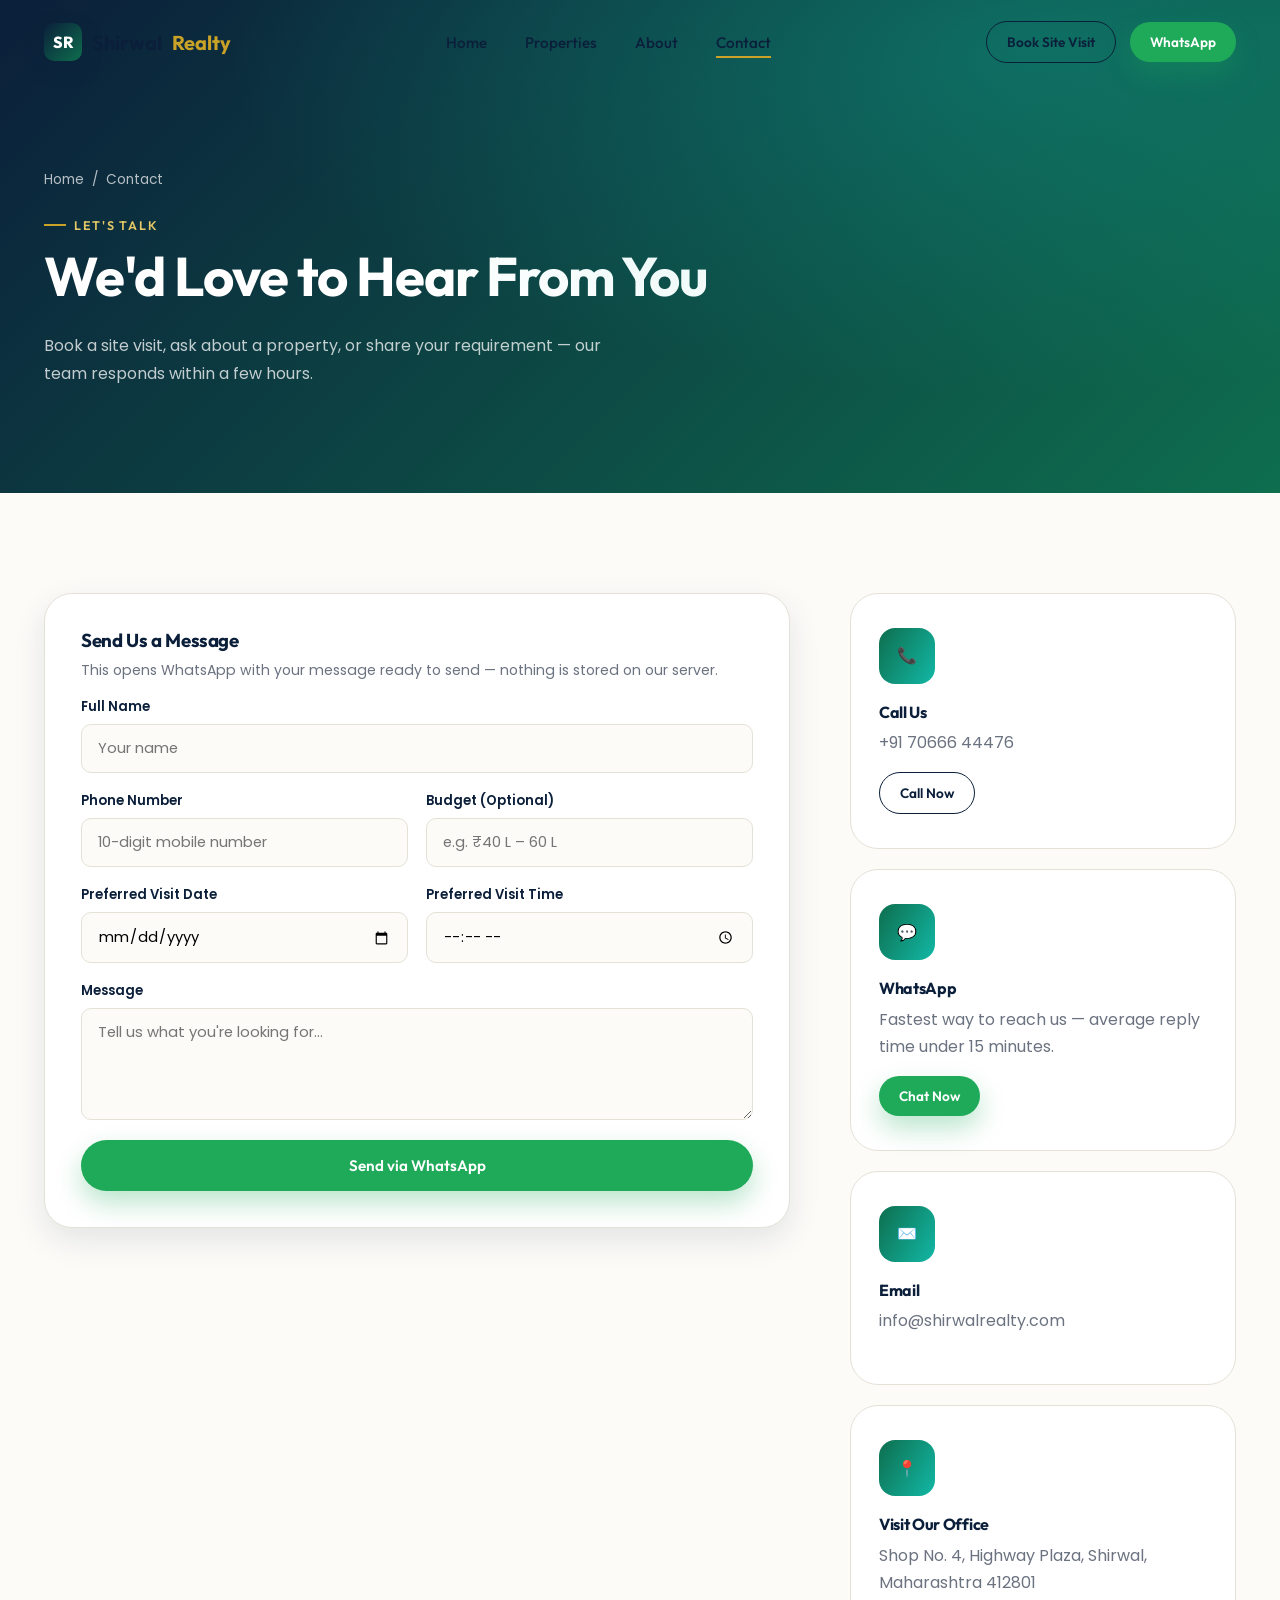
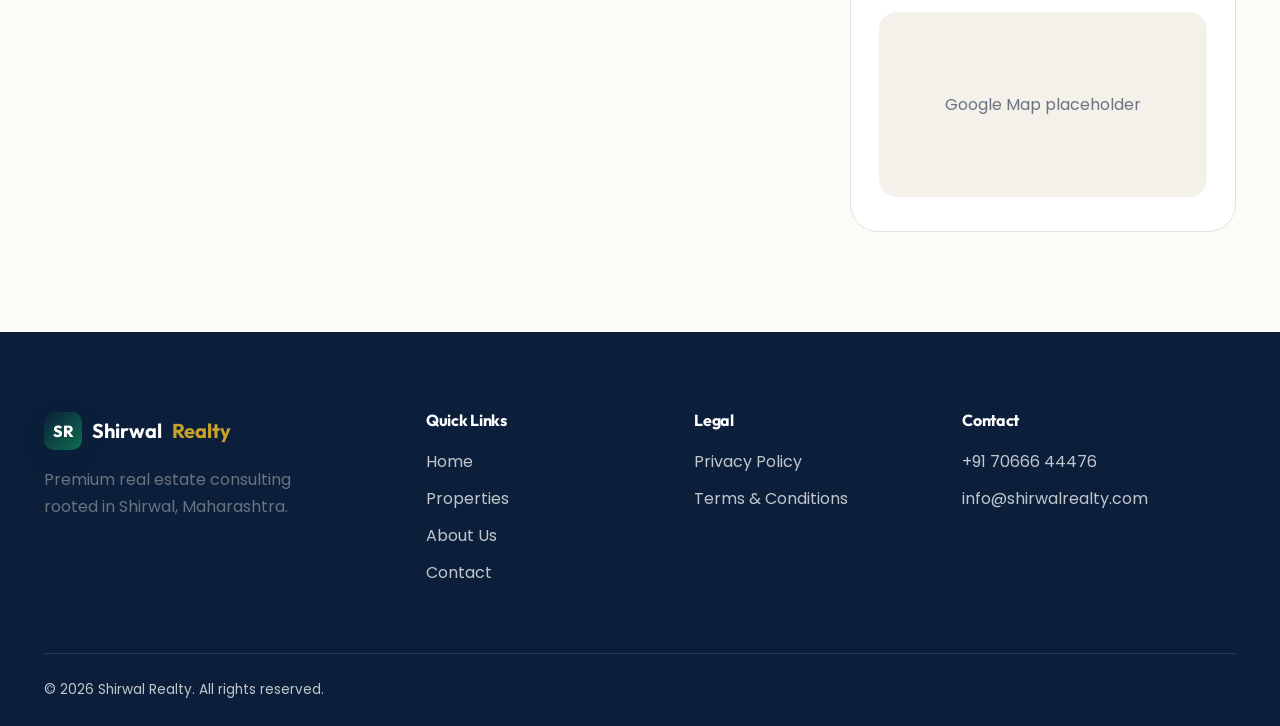
<file: contact.html>
<!DOCTYPE html>
<html lang="en">
<head>
<meta charset="UTF-8">
<meta name="viewport" content="width=device-width, initial-scale=1.0">
<title>Contact Us | Shirwal Realty</title>
<meta name="description" content="Get in touch with Shirwal Realty — call, WhatsApp, or visit our office to discuss your property needs in Shirwal, Maharashtra.">
<link rel="canonical" href="https://www.shirwalrealty.com/contact.html">
<link rel="preconnect" href="https://fonts.googleapis.com">
<link href="https://fonts.googleapis.com/css2?family=Outfit:wght@400;500;600;700;800&family=Poppins:wght@300;400;500;600&display=swap" rel="stylesheet">
<link rel="stylesheet" href="assets/css/style.css">
</head>
<body data-depth="0">

<div class="loader"><div class="loader-mark">SR</div></div>

<header class="navbar">
  <div class="container">
    <a href="index.html" class="brand"><span class="brand-mark">SR</span>Shirwal<span class="gold">Realty</span></a>
    <nav class="nav-links">
      <a href="index.html">Home</a>
      <a href="properties.html">Properties</a>
      <a href="about.html">About</a>
      <a href="contact.html" class="active">Contact</a>
    </nav>
    <div class="nav-cta">
      <a href="contact.html" class="btn btn-outline btn-sm">Book Site Visit</a>
      <a href="#" data-wa-generic class="btn btn-whatsapp btn-sm">WhatsApp</a>
    </div>
    <button class="nav-burger" aria-label="Open menu"><span></span><span></span><span></span></button>
  </div>
</header>

<div class="mobile-menu">
  <button class="close-menu" aria-label="Close menu">×</button>
  <a href="index.html">Home</a>
  <a href="properties.html">Properties</a>
  <a href="about.html">About</a>
  <a href="contact.html">Contact</a>
  <a href="#" data-wa-generic>WhatsApp Us</a>
</div>

<section class="page-hero">
  <div class="container">
    <div class="breadcrumb" style="color:rgba(255,255,255,.7);margin-bottom:18px;">
      <a href="index.html" style="color:rgba(255,255,255,.7);">Home</a> / <span>Contact</span>
    </div>
    <span class="eyebrow" style="color:#E4C766;">Let's Talk</span>
    <h1>We'd Love to Hear From You</h1>
    <p>Book a site visit, ask about a property, or share your requirement — our team responds within a few hours.</p>
  </div>
</section>

<section class="section">
  <div class="container grid-2" style="align-items:start;">
    <div class="form-card reveal">
      <h3>Send Us a Message</h3>
      <p style="font-size:.88rem;">This opens WhatsApp with your message ready to send — nothing is stored on our server.</p>
      <form id="contactForm">
        <div class="form-grid">
          <div class="form-field full">
            <label>Full Name</label>
            <input type="text" name="name" required placeholder="Your name">
          </div>
          <div class="form-field">
            <label>Phone Number</label>
            <input type="tel" name="phone" required placeholder="10-digit mobile number">
          </div>
          <div class="form-field">
            <label>Budget (Optional)</label>
            <input type="text" name="budget" placeholder="e.g. ₹40 L – 60 L">
          </div>
          <div class="form-field">
            <label>Preferred Visit Date</label>
            <input type="date" name="visitDate">
          </div>
          <div class="form-field">
            <label>Preferred Visit Time</label>
            <input type="time" name="visitTime">
          </div>
          <div class="form-field full">
            <label>Message</label>
            <textarea name="message" rows="4" placeholder="Tell us what you're looking for..."></textarea>
          </div>
        </div>
        <button type="submit" class="btn btn-whatsapp btn-block" style="margin-top:20px;">Send via WhatsApp</button>
      </form>
    </div>

    <div class="reveal">
      <div class="feature-card" style="margin-bottom:20px;">
        <div class="feature-icon">📞</div>
        <h4>Call Us</h4>
        <p data-phone-text>+91 70666 44476</p>
        <a data-phone-link href="tel:" class="btn btn-outline btn-sm">Call Now</a>
      </div>
      <div class="feature-card" style="margin-bottom:20px;">
        <div class="feature-icon">💬</div>
        <h4>WhatsApp</h4>
        <p>Fastest way to reach us — average reply time under 15 minutes.</p>
        <a href="#" data-wa-generic class="btn btn-whatsapp btn-sm">Chat Now</a>
      </div>
      <div class="feature-card" style="margin-bottom:20px;">
        <div class="feature-icon">✉️</div>
        <h4>Email</h4>
        <p data-email-text>info@shirwalrealty.com</p>
      </div>
      <div class="feature-card">
        <div class="feature-icon">📍</div>
        <h4>Visit Our Office</h4>
        <p data-address-text>Shop No. 4, Highway Plaza, Shirwal, Maharashtra 412801</p>
        <div style="aspect-ratio:16/9;background:var(--paper-2);border-radius:var(--radius-md);display:flex;align-items:center;justify-content:center;color:var(--grey);margin-top:12px;">
          Google Map placeholder
        </div>
      </div>
    </div>
  </div>
</section>

<footer class="footer">
  <div class="container">
    <div class="footer-grid">
      <div>
        <a href="index.html" class="brand" style="color:#fff;margin-bottom:16px;display:inline-flex;"><span class="brand-mark">SR</span>Shirwal<span class="gold">Realty</span></a>
        <p style="max-width:280px;">Premium real estate consulting rooted in Shirwal, Maharashtra.</p>
      </div>
      <div>
        <h5>Quick Links</h5>
        <ul>
          <li><a href="index.html">Home</a></li>
          <li><a href="properties.html">Properties</a></li>
          <li><a href="about.html">About Us</a></li>
          <li><a href="contact.html">Contact</a></li>
        </ul>
      </div>
      <div>
        <h5>Legal</h5>
        <ul>
          <li><a href="privacy.html">Privacy Policy</a></li>
          <li><a href="terms.html">Terms &amp; Conditions</a></li>
        </ul>
      </div>
      <div>
        <h5>Contact</h5>
        <ul>
          <li data-phone-text>+91 70666 44476</li>
          <li data-email-text>info@shirwalrealty.com</li>
        </ul>
      </div>
    </div>
    <div class="footer-bottom">
      <span>© <span data-year></span> Shirwal Realty. All rights reserved.</span>
    </div>
  </div>
</footer>

<nav class="mobile-bottom-nav">
  <ul>
    <li><a data-phone-link href="tel:"><span>📞</span>Call</a></li>
    <li><a href="#" data-wa-generic class="wa"><span>💬</span>WhatsApp</a></li>
    <li><a href="properties.html"><span>🏠</span>Properties</a></li>
    <li><a href="contact.html"><span>📅</span>Book Visit</a></li>
  </ul>
</nav>

<script src="assets/js/main.js"></script>
<script>
  document.getElementById('contactForm').addEventListener('submit', function(e){
    e.preventDefault();
    const data = Object.fromEntries(new FormData(this).entries());
    SR.openWhatsApp(null, {
      name: data.name, phone: data.phone, budget: data.budget,
      date: data.visitDate, time: data.visitTime, message: data.message
    });
  });
</script>
</body>
</html>
</file>
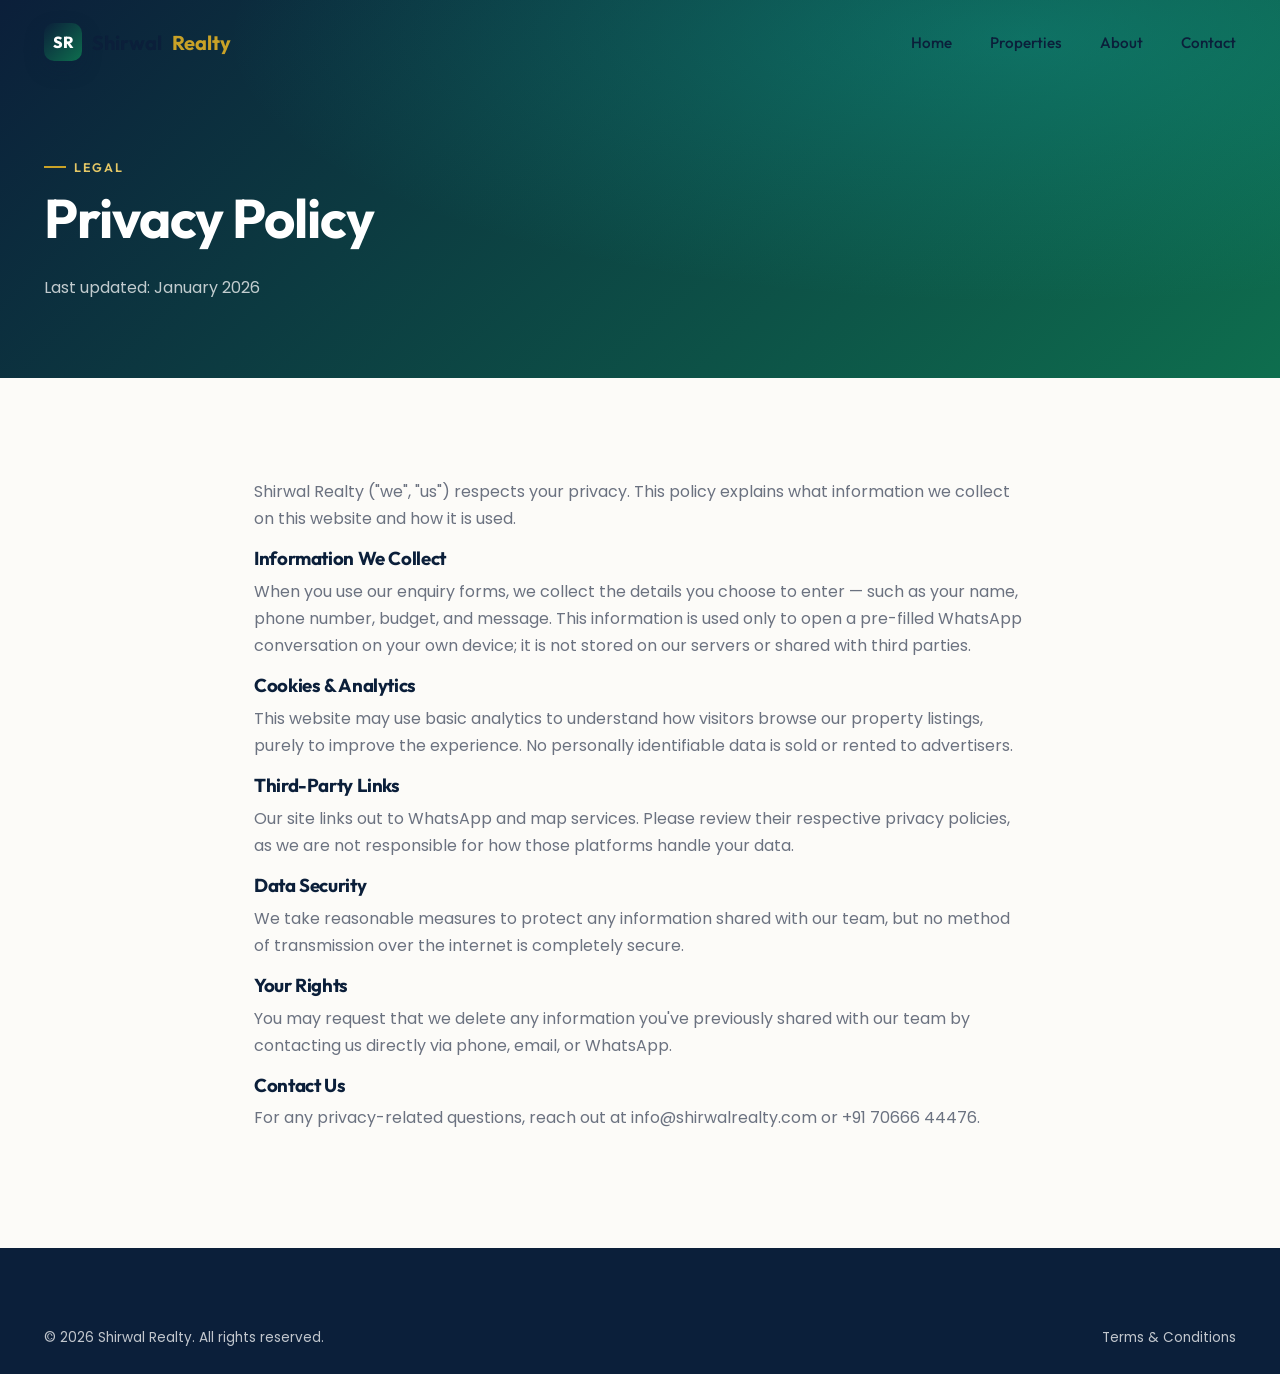
<file: privacy.html>
<!DOCTYPE html>
<html lang="en">
<head>
<meta charset="UTF-8">
<meta name="viewport" content="width=device-width, initial-scale=1.0">
<title>Privacy Policy | Shirwal Realty</title>
<link rel="canonical" href="https://www.shirwalrealty.com/privacy.html">
<link rel="preconnect" href="https://fonts.googleapis.com">
<link href="https://fonts.googleapis.com/css2?family=Outfit:wght@400;500;600;700;800&family=Poppins:wght@300;400;500;600&display=swap" rel="stylesheet">
<link rel="stylesheet" href="assets/css/style.css">
</head>
<body data-depth="0">

<header class="navbar">
  <div class="container">
    <a href="index.html" class="brand"><span class="brand-mark">SR</span>Shirwal<span class="gold">Realty</span></a>
    <nav class="nav-links">
      <a href="index.html">Home</a>
      <a href="properties.html">Properties</a>
      <a href="about.html">About</a>
      <a href="contact.html">Contact</a>
    </nav>
  </div>
</header>

<section class="page-hero" style="padding:150px 0 60px;">
  <div class="container">
    <span class="eyebrow" style="color:#E4C766;">Legal</span>
    <h1>Privacy Policy</h1>
    <p>Last updated: January 2026</p>
  </div>
</section>

<section class="section">
  <div class="container" style="max-width:820px;">
    <p>Shirwal Realty ("we", "us") respects your privacy. This policy explains what information we collect on this website and how it is used.</p>

    <h3>Information We Collect</h3>
    <p>When you use our enquiry forms, we collect the details you choose to enter — such as your name, phone number, budget, and message. This information is used only to open a pre-filled WhatsApp conversation on your own device; it is not stored on our servers or shared with third parties.</p>

    <h3>Cookies &amp; Analytics</h3>
    <p>This website may use basic analytics to understand how visitors browse our property listings, purely to improve the experience. No personally identifiable data is sold or rented to advertisers.</p>

    <h3>Third-Party Links</h3>
    <p>Our site links out to WhatsApp and map services. Please review their respective privacy policies, as we are not responsible for how those platforms handle your data.</p>

    <h3>Data Security</h3>
    <p>We take reasonable measures to protect any information shared with our team, but no method of transmission over the internet is completely secure.</p>

    <h3>Your Rights</h3>
    <p>You may request that we delete any information you've previously shared with our team by contacting us directly via phone, email, or WhatsApp.</p>

    <h3>Contact Us</h3>
    <p>For any privacy-related questions, reach out at <span data-email-text>info@shirwalrealty.com</span> or <span data-phone-text>+91 70666 44476</span>.</p>
  </div>
</section>

<footer class="footer">
  <div class="container">
    <div class="footer-bottom" style="border-top:none;padding-top:0;">
      <span>© <span data-year></span> Shirwal Realty. All rights reserved.</span>
      <span><a href="terms.html">Terms &amp; Conditions</a></span>
    </div>
  </div>
</footer>

<script src="assets/js/main.js"></script>
</body>
</html>
</file>
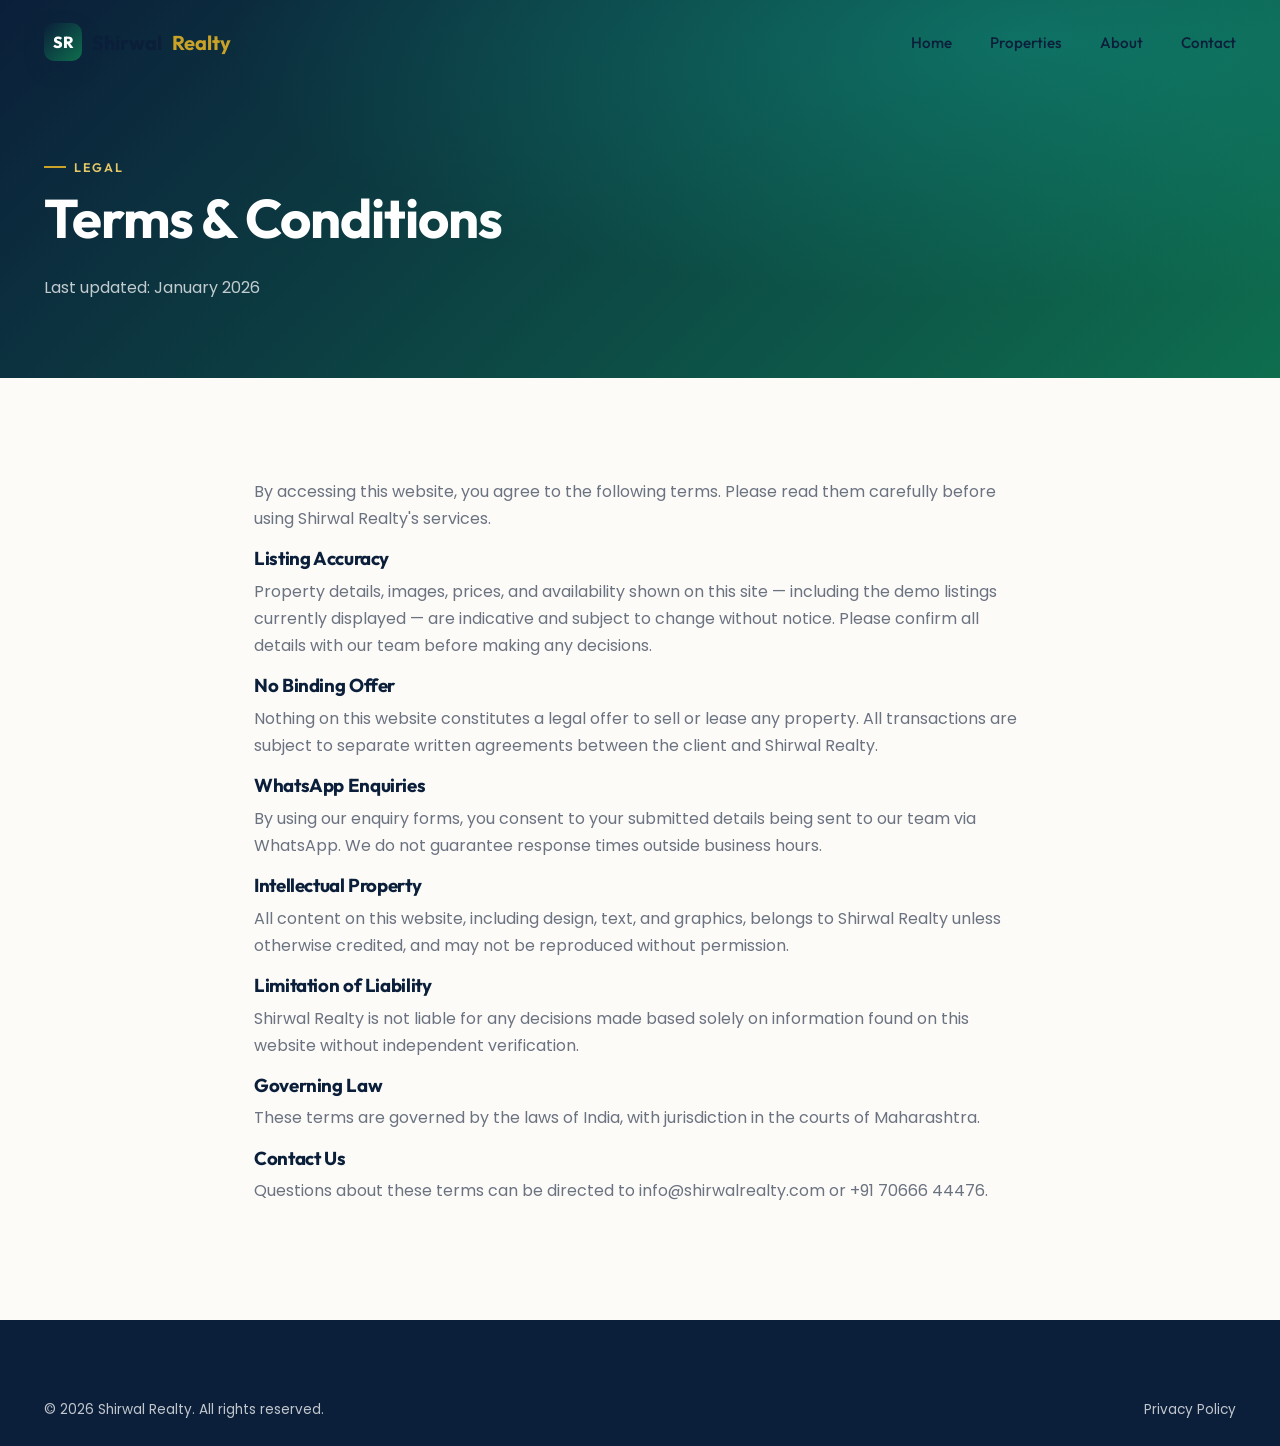
<file: terms.html>
<!DOCTYPE html>
<html lang="en">
<head>
<meta charset="UTF-8">
<meta name="viewport" content="width=device-width, initial-scale=1.0">
<title>Terms & Conditions | Shirwal Realty</title>
<link rel="canonical" href="https://www.shirwalrealty.com/terms.html">
<link rel="preconnect" href="https://fonts.googleapis.com">
<link href="https://fonts.googleapis.com/css2?family=Outfit:wght@400;500;600;700;800&family=Poppins:wght@300;400;500;600&display=swap" rel="stylesheet">
<link rel="stylesheet" href="assets/css/style.css">
</head>
<body data-depth="0">

<header class="navbar">
  <div class="container">
    <a href="index.html" class="brand"><span class="brand-mark">SR</span>Shirwal<span class="gold">Realty</span></a>
    <nav class="nav-links">
      <a href="index.html">Home</a>
      <a href="properties.html">Properties</a>
      <a href="about.html">About</a>
      <a href="contact.html">Contact</a>
    </nav>
  </div>
</header>

<section class="page-hero" style="padding:150px 0 60px;">
  <div class="container">
    <span class="eyebrow" style="color:#E4C766;">Legal</span>
    <h1>Terms &amp; Conditions</h1>
    <p>Last updated: January 2026</p>
  </div>
</section>

<section class="section">
  <div class="container" style="max-width:820px;">
    <p>By accessing this website, you agree to the following terms. Please read them carefully before using Shirwal Realty's services.</p>

    <h3>Listing Accuracy</h3>
    <p>Property details, images, prices, and availability shown on this site — including the demo listings currently displayed — are indicative and subject to change without notice. Please confirm all details with our team before making any decisions.</p>

    <h3>No Binding Offer</h3>
    <p>Nothing on this website constitutes a legal offer to sell or lease any property. All transactions are subject to separate written agreements between the client and Shirwal Realty.</p>

    <h3>WhatsApp Enquiries</h3>
    <p>By using our enquiry forms, you consent to your submitted details being sent to our team via WhatsApp. We do not guarantee response times outside business hours.</p>

    <h3>Intellectual Property</h3>
    <p>All content on this website, including design, text, and graphics, belongs to Shirwal Realty unless otherwise credited, and may not be reproduced without permission.</p>

    <h3>Limitation of Liability</h3>
    <p>Shirwal Realty is not liable for any decisions made based solely on information found on this website without independent verification.</p>

    <h3>Governing Law</h3>
    <p>These terms are governed by the laws of India, with jurisdiction in the courts of Maharashtra.</p>

    <h3>Contact Us</h3>
    <p>Questions about these terms can be directed to <span data-email-text>info@shirwalrealty.com</span> or <span data-phone-text>+91 70666 44476</span>.</p>
  </div>
</section>

<footer class="footer">
  <div class="container">
    <div class="footer-bottom" style="border-top:none;padding-top:0;">
      <span>© <span data-year></span> Shirwal Realty. All rights reserved.</span>
      <span><a href="privacy.html">Privacy Policy</a></span>
    </div>
  </div>
</footer>

<script src="assets/js/main.js"></script>
</body>
</html>
</file>
<file: assets/css/style.css>
/* ==========================================================================
   SHIRWAL REALTY — Design System
   Palette:  --navy #0B1F3A  --emerald #0E6E4E  --cyan #12B8A6  --gold #C9A227
   Type:     Outfit (display) / Poppins (body)
   ========================================================================== */

:root{
  --navy:        #0B1F3A;
  --navy-2:      #142E52;
  --emerald:     #0E6E4E;
  --emerald-2:   #0A5A3F;
  --cyan:        #12B8A6;
  --gold:        #C9A227;
  --gold-soft:   #E4C766;
  --ink:         #10182B;
  --paper:       #FCFBF8;
  --paper-2:     #F3F1EA;
  --line:        #E4E1D6;
  --grey:        #6B7280;
  --white:       #FFFFFF;

  --grad-brand:  linear-gradient(135deg, var(--navy) 0%, var(--emerald) 100%);
  --grad-accent: linear-gradient(120deg, var(--emerald) 0%, var(--cyan) 100%);
  --grad-paper:  linear-gradient(180deg, var(--white) 0%, var(--paper-2) 100%);

  --shadow-sm:  0 2px 10px rgba(11,31,58,.06);
  --shadow-md:  0 12px 32px rgba(11,31,58,.10);
  --shadow-lg:  0 28px 60px rgba(11,31,58,.16);
  --shadow-glow: 0 0 0 1px rgba(255,255,255,.4) inset, 0 20px 50px rgba(14,110,78,.18);

  --radius-sm: 10px;
  --radius-md: 18px;
  --radius-lg: 28px;
  --radius-pill: 999px;

  --container: 1240px;
  --nav-h: 84px;

  --ease: cubic-bezier(.22,1,.36,1);
}

*{box-sizing:border-box;}
html{scroll-behavior:smooth;}
html,body{margin:0;padding:0;}
body{
  font-family:'Poppins', sans-serif;
  color:var(--ink);
  background:var(--paper);
  -webkit-font-smoothing:antialiased;
  overflow-x:hidden;
}
h1,h2,h3,h4,h5{
  font-family:'Outfit', sans-serif;
  margin:0 0 .5em;
  line-height:1.08;
  letter-spacing:-.02em;
  color:var(--navy);
  font-weight:700;
}
p{line-height:1.7;color:var(--grey);margin:0 0 1em;}
a{color:inherit;text-decoration:none;}
img{max-width:100%;display:block;}
ul{margin:0;padding:0;list-style:none;}
button{font-family:inherit;cursor:pointer;}
input,select,textarea{font-family:inherit;}

::selection{background:var(--gold-soft);color:var(--navy);}

:focus-visible{outline:3px solid var(--cyan);outline-offset:3px;border-radius:4px;}

.container{max-width:var(--container);margin:0 auto;padding:0 24px;}
.eyebrow{
  display:inline-flex;align-items:center;gap:8px;
  font-family:'Outfit',sans-serif;font-weight:600;font-size:.78rem;
  letter-spacing:.14em;text-transform:uppercase;color:var(--emerald);
  margin-bottom:14px;
}
.eyebrow::before{content:'';width:22px;height:2px;background:var(--gold);display:inline-block;}

.section{padding:100px 0;position:relative;}
.section-tight{padding:60px 0;}
.section-title{font-size:clamp(2rem,4vw,2.9rem);max-width:640px;}
.section-head{display:flex;justify-content:space-between;align-items:flex-end;gap:24px;margin-bottom:56px;flex-wrap:wrap;}
.section-sub{max-width:520px;font-size:1.05rem;}

/* ---------- Buttons ---------- */
.btn{
  display:inline-flex;align-items:center;justify-content:center;gap:10px;
  padding:16px 30px;border-radius:var(--radius-pill);
  font-family:'Outfit',sans-serif;font-weight:600;font-size:.95rem;
  border:none;transition:transform .35s var(--ease), box-shadow .35s var(--ease), background .35s;
  white-space:nowrap;
}
.btn-primary{background:var(--grad-brand);color:var(--white);box-shadow:var(--shadow-md);}
.btn-primary:hover{transform:translateY(-3px);box-shadow:var(--shadow-lg);}
.btn-gold{background:linear-gradient(120deg,var(--gold) 0%,var(--gold-soft) 100%);color:var(--navy);box-shadow:0 12px 28px rgba(201,162,39,.28);}
.btn-gold:hover{transform:translateY(-3px);}
.btn-outline{background:transparent;color:var(--navy);border:1.5px solid var(--navy);}
.btn-outline:hover{background:var(--navy);color:var(--white);}
.btn-ghost-white{background:rgba(255,255,255,.12);color:var(--white);border:1.5px solid rgba(255,255,255,.5);backdrop-filter:blur(6px);}
.btn-ghost-white:hover{background:rgba(255,255,255,.24);}
.btn-whatsapp{background:#1FAA59;color:#fff;box-shadow:0 12px 26px rgba(31,170,89,.3);}
.btn-whatsapp:hover{transform:translateY(-3px);}
.btn-sm{padding:11px 20px;font-size:.85rem;}
.btn-block{width:100%;}
.btn-icon{width:20px;height:20px;flex:none;}

/* ---------- Glass ---------- */
.glass{
  background:rgba(255,255,255,.6);
  backdrop-filter:blur(18px) saturate(160%);
  -webkit-backdrop-filter:blur(18px) saturate(160%);
  border:1px solid rgba(255,255,255,.5);
}

/* ---------- Navbar ---------- */
.navbar{
  position:fixed;top:0;left:0;right:0;z-index:900;
  height:var(--nav-h);display:flex;align-items:center;
  transition:background .4s var(--ease), box-shadow .4s var(--ease), height .3s var(--ease);
}
.navbar .container{display:flex;align-items:center;justify-content:space-between;width:100%;}
.navbar.is-scrolled{
  height:70px;
  background:rgba(252,251,248,.75);
  backdrop-filter:blur(16px) saturate(160%);
  box-shadow:0 6px 24px rgba(11,31,58,.08);
}
.brand{display:flex;align-items:center;gap:10px;font-family:'Outfit',sans-serif;font-weight:700;font-size:1.25rem;color:var(--navy);}
.brand .brand-mark{
  width:38px;height:38px;border-radius:10px;background:var(--grad-brand);
  display:flex;align-items:center;justify-content:center;color:#fff;font-size:1rem;font-weight:800;
  box-shadow:0 8px 20px rgba(11,31,58,.25);
}
.brand span.gold{color:var(--gold);}
.nav-links{display:flex;align-items:center;gap:38px;}
.nav-links a{
  font-family:'Outfit',sans-serif;font-weight:500;font-size:.95rem;color:var(--navy);
  position:relative;padding:6px 0;
}
.nav-links a::after{
  content:'';position:absolute;left:0;bottom:0;width:0;height:2px;background:var(--gold);
  transition:width .3s var(--ease);
}
.nav-links a:hover::after,.nav-links a.active::after{width:100%;}
.nav-cta{display:flex;align-items:center;gap:14px;}
.nav-burger{display:none;flex-direction:column;gap:5px;background:none;border:none;padding:8px;}
.nav-burger span{width:24px;height:2px;background:var(--navy);border-radius:2px;transition:.3s;}

.mobile-menu{
  position:fixed;inset:0;background:var(--navy);z-index:1000;
  display:flex;flex-direction:column;padding:100px 32px 40px;
  transform:translateX(100%);transition:transform .45s var(--ease);
}
.mobile-menu.open{transform:translateX(0);}
.mobile-menu a{color:#fff;font-family:'Outfit',sans-serif;font-size:1.6rem;font-weight:600;padding:14px 0;border-bottom:1px solid rgba(255,255,255,.12);}
.mobile-menu .close-menu{position:absolute;top:28px;right:28px;background:none;border:none;color:#fff;font-size:2rem;}

/* ---------- Hero ---------- */
.hero{
  position:relative;min-height:100vh;display:flex;align-items:center;
  background:var(--grad-brand);overflow:hidden;padding-top:var(--nav-h);
}
.hero::before{
  content:'';position:absolute;inset:0;
  background:
    radial-gradient(ellipse at 15% 20%, rgba(18,184,166,.35), transparent 55%),
    radial-gradient(ellipse at 85% 80%, rgba(201,162,39,.22), transparent 50%);
}
.hero-halftone{
  position:absolute;inset:0;opacity:.12;pointer-events:none;
  background-image:radial-gradient(rgba(255,255,255,.9) 1px, transparent 1.4px);
  background-size:14px 14px;
  mask-image:linear-gradient(180deg, transparent, black 40%, black 70%, transparent);
}
.hero-shape{position:absolute;border-radius:50%;filter:blur(2px);opacity:.5;animation:float 9s ease-in-out infinite;}
.hero-shape.s1{width:180px;height:180px;border:2px solid var(--gold-soft);top:18%;left:6%;animation-delay:0s;}
.hero-shape.s2{width:90px;height:90px;background:rgba(18,184,166,.35);top:65%;left:12%;animation-delay:1.4s;}
.hero-shape.s3{width:140px;height:140px;border:2px solid rgba(255,255,255,.35);top:12%;right:10%;animation-delay:.7s;}
.hero-shape.s4{width:60px;height:60px;background:rgba(201,162,39,.4);bottom:16%;right:16%;animation-delay:2s;}
@keyframes float{0%,100%{transform:translateY(0) translateX(0);}50%{transform:translateY(-26px) translateX(10px);}}

.hero-grid{position:relative;z-index:2;display:grid;grid-template-columns:1.1fr .9fr;gap:60px;align-items:center;}
.hero-copy .eyebrow{color:var(--gold-soft);}
.hero-copy .eyebrow::before{background:var(--gold-soft);}
.hero-title{color:#fff;font-size:clamp(2.6rem,5vw,4.2rem);}
.hero-title .accent{background:linear-gradient(120deg,var(--gold-soft),var(--cyan));-webkit-background-clip:text;background-clip:text;color:transparent;}
.hero-copy p{color:rgba(255,255,255,.78);font-size:1.15rem;max-width:520px;}
.hero-ctas{display:flex;flex-wrap:wrap;gap:16px;margin-top:36px;}
.hero-stats{display:flex;gap:40px;margin-top:56px;flex-wrap:wrap;}
.hero-stat b{display:block;font-family:'Outfit',sans-serif;font-size:2rem;color:#fff;}
.hero-stat span{color:rgba(255,255,255,.65);font-size:.85rem;letter-spacing:.05em;text-transform:uppercase;}

.hero-art{position:relative;}
.hero-art svg{width:100%;height:auto;}
.speech-bubble{
  position:absolute;background:#fff;border-radius:20px;padding:14px 18px;box-shadow:var(--shadow-lg);
  font-family:'Outfit',sans-serif;font-weight:600;font-size:.85rem;color:var(--navy);
  display:flex;align-items:center;gap:8px;animation:bob 5s ease-in-out infinite;
}
.speech-bubble::after{content:'';position:absolute;bottom:-9px;left:26px;border-width:10px 10px 0 0;border-style:solid;border-color:#fff transparent transparent transparent;}
.speech-bubble.b1{top:8%;left:-6%;animation-delay:0s;}
.speech-bubble.b2{bottom:12%;right:-4%;animation-delay:1.2s;}
@keyframes bob{0%,100%{transform:translateY(0);}50%{transform:translateY(-14px);}}

.scroll-cue{position:absolute;bottom:26px;left:50%;transform:translateX(-50%);color:rgba(255,255,255,.7);
  display:flex;flex-direction:column;align-items:center;gap:8px;font-size:.75rem;letter-spacing:.12em;text-transform:uppercase;z-index:2;}
.scroll-cue .line{width:1px;height:36px;background:rgba(255,255,255,.5);position:relative;overflow:hidden;}
.scroll-cue .line::after{content:'';position:absolute;top:-100%;left:0;width:100%;height:100%;background:var(--gold-soft);animation:scrollLine 1.8s infinite;}
@keyframes scrollLine{to{top:100%;}}

/* ---------- Ink divider ---------- */
.ink-divider{position:relative;height:70px;overflow:hidden;}
.ink-divider svg{width:100%;height:100%;}

/* ---------- Cards: property ---------- */
.property-grid{display:grid;grid-template-columns:repeat(auto-fill,minmax(320px,1fr));gap:32px;}
.property-grid.list-view{grid-template-columns:1fr;}
.p-card{
  background:#fff;border-radius:var(--radius-lg);overflow:hidden;box-shadow:var(--shadow-sm);
  border:1px solid var(--line);transition:transform .45s var(--ease), box-shadow .45s var(--ease);
  display:flex;flex-direction:column;
}
.p-card:hover{transform:translateY(-8px);box-shadow:var(--shadow-lg);}
.list-view .p-card{flex-direction:row;}
.list-view .p-card .p-media{width:320px;flex:none;}
.p-media{position:relative;aspect-ratio:4/3;overflow:hidden;}
.p-media img{width:100%;height:100%;object-fit:cover;transition:transform .6s var(--ease);}
.p-card:hover .p-media img{transform:scale(1.08);}
.p-media::after{content:'';position:absolute;inset:0;background:linear-gradient(180deg,transparent 55%,rgba(11,31,58,.55));opacity:0;transition:opacity .4s;}
.p-card:hover .p-media::after{opacity:1;}
.p-badges{position:absolute;top:14px;left:14px;display:flex;gap:8px;z-index:2;}
.badge{
  font-family:'Outfit',sans-serif;font-weight:600;font-size:.72rem;letter-spacing:.03em;
  padding:6px 12px;border-radius:var(--radius-pill);background:rgba(255,255,255,.9);color:var(--navy);
  backdrop-filter:blur(6px);
}
.badge.gold{background:linear-gradient(120deg,var(--gold),var(--gold-soft));color:#fff;}
.badge.emerald{background:var(--grad-accent);color:#fff;}
.p-fav{position:absolute;top:14px;right:14px;z-index:2;width:38px;height:38px;border-radius:50%;background:rgba(255,255,255,.9);
  display:flex;align-items:center;justify-content:center;border:none;}
.p-body{padding:22px 24px 24px;display:flex;flex-direction:column;gap:10px;flex:1;}
.p-price{font-family:'Outfit',sans-serif;font-weight:700;font-size:1.35rem;color:var(--navy);}
.p-price small{font-family:'Poppins';font-weight:400;font-size:.75rem;color:var(--grey);}
.p-title{font-size:1.1rem;margin:0;color:var(--navy);}
.p-loc{display:flex;align-items:center;gap:6px;color:var(--grey);font-size:.88rem;}
.p-meta{display:flex;gap:16px;flex-wrap:wrap;padding-top:10px;border-top:1px solid var(--line);margin-top:6px;}
.p-meta span{display:flex;align-items:center;gap:6px;font-size:.82rem;color:var(--grey);}
.p-cta{margin-top:auto;padding-top:12px;display:flex;gap:10px;}

/* ---------- Filter bar ---------- */
.filter-bar{
  background:#fff;border-radius:var(--radius-lg);box-shadow:var(--shadow-md);
  padding:22px;margin-top:-64px;position:relative;z-index:5;
  display:grid;grid-template-columns:1.4fr repeat(4,1fr) auto;gap:14px;align-items:end;
}
.filter-group{display:flex;flex-direction:column;gap:6px;}
.filter-group label{font-size:.72rem;text-transform:uppercase;letter-spacing:.08em;color:var(--grey);font-weight:600;}
.filter-group input,.filter-group select{
  border:1.5px solid var(--line);border-radius:var(--radius-sm);padding:12px 14px;font-size:.9rem;background:var(--paper);
  transition:border-color .25s;
}
.filter-group input:focus,.filter-group select:focus{border-color:var(--emerald);outline:none;}
.filter-toolbar{display:flex;justify-content:space-between;align-items:center;margin:36px 0 28px;flex-wrap:wrap;gap:16px;}
.filter-toolbar .sub-filters{display:flex;gap:10px;flex-wrap:wrap;}
.chip{
  padding:8px 16px;border-radius:var(--radius-pill);border:1.5px solid var(--line);background:#fff;
  font-size:.82rem;font-weight:500;transition:.25s;
}
.chip.active,.chip:hover{border-color:var(--emerald);color:var(--emerald);background:rgba(14,110,78,.06);}
.view-toggle{display:flex;border:1.5px solid var(--line);border-radius:var(--radius-pill);overflow:hidden;}
.view-toggle button{padding:9px 14px;background:#fff;border:none;}
.view-toggle button.active{background:var(--navy);color:#fff;}

/* ---------- Section: dark ---------- */
.section-dark{background:var(--grad-brand);color:#fff;}
.section-dark .section-title,.section-dark h3{color:#fff;}
.section-dark p{color:rgba(255,255,255,.72);}

/* ---------- Feature / value cards ---------- */
.feature-grid{display:grid;grid-template-columns:repeat(auto-fit,minmax(240px,1fr));gap:28px;}
.feature-card{
  background:#fff;border-radius:var(--radius-lg);padding:34px 28px;border:1px solid var(--line);
  transition:transform .4s var(--ease),box-shadow .4s var(--ease);
}
.feature-card:hover{transform:translateY(-6px);box-shadow:var(--shadow-md);}
.feature-icon{
  width:56px;height:56px;border-radius:16px;background:var(--grad-accent);display:flex;align-items:center;justify-content:center;
  color:#fff;margin-bottom:20px;
}

/* ---------- Counter stat block ---------- */
.stat-grid{display:grid;grid-template-columns:repeat(auto-fit,minmax(160px,1fr));gap:24px;text-align:center;}
.stat-item b{display:block;font-family:'Outfit',sans-serif;font-size:2.6rem;color:var(--gold-soft);}
.stat-item span{color:rgba(255,255,255,.7);font-size:.85rem;text-transform:uppercase;letter-spacing:.08em;}

/* ---------- Timeline (About) ---------- */
.timeline{position:relative;padding-left:36px;}
.timeline::before{content:'';position:absolute;left:9px;top:6px;bottom:6px;width:2px;background:var(--line);}
.timeline-item{position:relative;padding-bottom:44px;}
.timeline-item::before{content:'';position:absolute;left:-36px;top:2px;width:20px;height:20px;border-radius:50%;background:var(--grad-accent);border:4px solid #fff;box-shadow:0 0 0 2px var(--line);}
.timeline-item h4{margin-bottom:6px;}
.timeline-year{font-family:'Outfit',sans-serif;color:var(--gold);font-weight:700;font-size:.85rem;letter-spacing:.06em;}

/* ---------- Testimonial ---------- */
.testimonial-card{background:#fff;border-radius:var(--radius-lg);padding:32px;border:1px solid var(--line);box-shadow:var(--shadow-sm);}
.testimonial-card .stars{color:var(--gold);margin-bottom:14px;letter-spacing:2px;}
.testimonial-person{display:flex;align-items:center;gap:12px;margin-top:18px;}
.testimonial-person img{width:44px;height:44px;border-radius:50%;object-fit:cover;}

/* ---------- Forms ---------- */
.form-grid{display:grid;grid-template-columns:1fr 1fr;gap:18px;}
.form-field{display:flex;flex-direction:column;gap:7px;}
.form-field.full{grid-column:1/-1;}
.form-field label{font-size:.82rem;font-weight:600;color:var(--navy);}
.form-field input,.form-field select,.form-field textarea{
  border:1.5px solid var(--line);border-radius:var(--radius-sm);padding:13px 16px;font-size:.92rem;background:var(--paper);
}
.form-field input:focus,.form-field select:focus,.form-field textarea:focus{border-color:var(--emerald);outline:none;}
.form-card{background:#fff;border-radius:var(--radius-lg);padding:36px;box-shadow:var(--shadow-md);border:1px solid var(--line);}

/* ---------- Footer ---------- */
.footer{background:var(--navy);color:rgba(255,255,255,.75);padding-top:80px;}
.footer-grid{display:grid;grid-template-columns:1.5fr 1fr 1fr 1.2fr;gap:40px;padding-bottom:56px;border-bottom:1px solid rgba(255,255,255,.12);}
.footer h5{color:#fff;font-family:'Outfit',sans-serif;font-size:1rem;margin-bottom:20px;}
.footer ul li{margin-bottom:12px;}
.footer a:hover{color:var(--gold-soft);}
.footer-bottom{display:flex;justify-content:space-between;align-items:center;padding:26px 0;flex-wrap:wrap;gap:12px;font-size:.85rem;}
.social-row{display:flex;gap:12px;}
.social-row a{width:38px;height:38px;border-radius:50%;background:rgba(255,255,255,.08);display:flex;align-items:center;justify-content:center;transition:.3s;}
.social-row a:hover{background:var(--gold);}

/* ---------- Mobile bottom nav ---------- */
.mobile-bottom-nav{
  display:none;position:fixed;bottom:0;left:0;right:0;z-index:800;
  background:rgba(255,255,255,.92);backdrop-filter:blur(14px);
  border-top:1px solid var(--line);box-shadow:0 -8px 24px rgba(11,31,58,.08);
  padding:8px 6px calc(8px + env(safe-area-inset-bottom));
}
.mobile-bottom-nav ul{display:flex;justify-content:space-around;}
.mobile-bottom-nav a{display:flex;flex-direction:column;align-items:center;gap:4px;font-size:.68rem;color:var(--navy);font-weight:600;padding:4px 8px;}
.mobile-bottom-nav a.wa{color:#1FAA59;}

/* ---------- Loading screen / skeleton ---------- */
.loader{position:fixed;inset:0;background:var(--navy);z-index:2000;display:flex;align-items:center;justify-content:center;transition:opacity .6s var(--ease),visibility .6s;}
.loader.hide{opacity:0;visibility:hidden;}
.loader-mark{width:64px;height:64px;border-radius:16px;background:var(--grad-accent);display:flex;align-items:center;justify-content:center;color:#fff;font-family:'Outfit';font-weight:800;font-size:1.4rem;animation:pulse 1.4s ease-in-out infinite;}
@keyframes pulse{0%,100%{transform:scale(1);}50%{transform:scale(1.12);}}
.skeleton{background:linear-gradient(90deg,#eee 25%,#f5f5f5 50%,#eee 75%);background-size:200% 100%;animation:shimmer 1.4s infinite;border-radius:var(--radius-lg);}
@keyframes shimmer{0%{background-position:200% 0;}100%{background-position:-200% 0;}}
.skel-card{height:340px;}

/* ---------- Reveal animation ---------- */
.reveal{opacity:0;transform:translateY(36px);transition:opacity .8s var(--ease),transform .8s var(--ease);}
.reveal.in{opacity:1;transform:translateY(0);}
@media (prefers-reduced-motion:reduce){
  .reveal{opacity:1;transform:none;transition:none;}
  .hero-shape,.speech-bubble,.loader-mark{animation:none;}
}

/* ---------- Lightbox ---------- */
.lightbox{position:fixed;inset:0;background:rgba(11,17,30,.94);z-index:1500;display:none;align-items:center;justify-content:center;flex-direction:column;}
.lightbox.open{display:flex;}
.lightbox img{max-width:88vw;max-height:74vh;border-radius:12px;object-fit:contain;}
.lightbox-controls{display:flex;align-items:center;gap:26px;margin-top:22px;color:#fff;}
.lightbox-controls button{background:rgba(255,255,255,.12);border:1px solid rgba(255,255,255,.3);color:#fff;width:44px;height:44px;border-radius:50%;font-size:1.1rem;}
.lightbox-close{position:absolute;top:26px;right:30px;background:none;border:none;color:#fff;font-size:2rem;}
.lightbox-counter{color:rgba(255,255,255,.7);font-size:.85rem;letter-spacing:.05em;}

/* ---------- Breadcrumb ---------- */
.breadcrumb{display:flex;gap:8px;align-items:center;font-size:.85rem;color:var(--grey);flex-wrap:wrap;}
.breadcrumb a:hover{color:var(--emerald);}

/* ---------- Utility ---------- */
.text-center{text-align:center;margin-left:auto;margin-right:auto;}
.mt-0{margin-top:0;}
.grid-2{display:grid;grid-template-columns:1fr 1fr;gap:60px;align-items:center;}
.tag-list{display:flex;flex-wrap:wrap;gap:10px;}
.amenity-pill{display:flex;align-items:center;gap:8px;padding:11px 16px;border-radius:var(--radius-sm);background:var(--paper-2);font-size:.87rem;color:var(--navy);font-weight:500;}
.divider-line{height:1px;background:var(--line);margin:40px 0;}

/* ---------- Page hero (inner pages) ---------- */
.page-hero{background:var(--grad-brand);padding:170px 0 90px;position:relative;overflow:hidden;color:#fff;}
.page-hero::before{content:'';position:absolute;inset:0;background:radial-gradient(ellipse at 80% 10%,rgba(18,184,166,.3),transparent 55%);}
.page-hero h1{color:#fff;font-size:clamp(2.2rem,4.5vw,3.4rem);}
.page-hero p{color:rgba(255,255,255,.75);max-width:560px;}

/* ---------- 404 ---------- */
.error-page{min-height:100vh;display:flex;align-items:center;justify-content:center;text-align:center;background:var(--grad-paper);padding:140px 20px 60px;}
.error-code{font-family:'Outfit';font-weight:800;font-size:clamp(6rem,18vw,11rem);background:var(--grad-brand);-webkit-background-clip:text;background-clip:text;color:transparent;line-height:1;}

/* ---------- Responsive ---------- */
@media (max-width:1080px){
  .filter-bar{grid-template-columns:repeat(3,1fr);}
  .hero-grid{grid-template-columns:1fr;}
  .hero-art{order:-1;max-width:420px;margin:0 auto;}
  .grid-2{grid-template-columns:1fr;gap:36px;}
  .footer-grid{grid-template-columns:1fr 1fr;}
}
@media (max-width:820px){
  .nav-links,.nav-cta .btn-outline{display:none;}
  .nav-burger{display:flex;}
  .filter-bar{grid-template-columns:1fr 1fr;}
  .list-view .p-card{flex-direction:column;}
  .list-view .p-card .p-media{width:100%;}
  .form-grid{grid-template-columns:1fr;}
  .mobile-bottom-nav{display:block;}
  body{padding-bottom:70px;}
  .section{padding:70px 0;}
}
@media (max-width:560px){
  .filter-bar{grid-template-columns:1fr;}
  .footer-grid{grid-template-columns:1fr;}
  .hero-stats{gap:24px;}
  .speech-bubble{display:none;}
}
</file>
